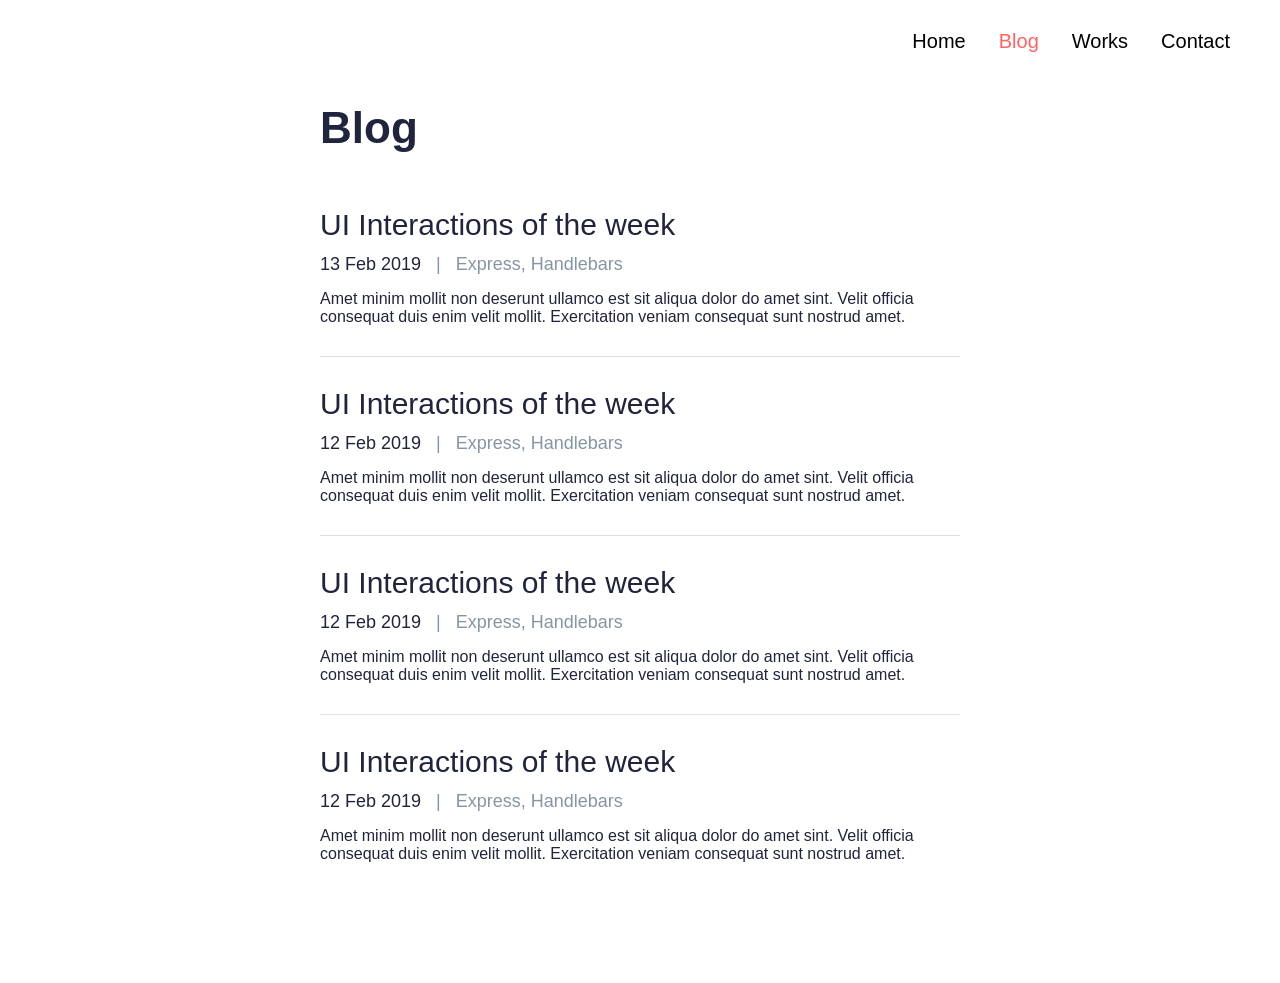
<file: blog.html>
<!DOCTYPE html>
<html lang="uz">
<head>
    <meta charset="UTF-8">
    <meta name="viewport" content="width=device-width, initial-scale=1.0">
    <title>Blog Sahifasi</title>
    <link rel="stylesheet" href="blog.css">
</head>
<body>

    <!-- Header qismi -->
    <header class="header">
        <nav class="nav">
            <a href="index.html" class="nav-link">Home</a>
            <a href="blog.html" class="nav-link active">Blog</a>
            <a href="works.html" class="nav-link">Works</a>
            <a href="contact.html" class="nav-link">Contact</a>
        </nav>
    </header>

    <!-- Asosiy kontent -->
    <main class="container">
        <h1 class="page-title">Blog</h1>

        <!-- Blog postlar ro'yxati -->
        <div class="blog-list">
            
            <!-- 1-Post -->
            <article class="blog-item">
                <h2>UI Interactions of the week</h2>
                <div class="blog-meta">
                    <span class="date">13 Feb 2019</span>
                    <span class="separator">|</span>
                    <span class="tags">Express, Handlebars</span>
                </div>
                <p class="blog-text">
                    Amet minim mollit non deserunt ullamco est sit aliqua dolor do amet sint. Velit officia consequat duis enim velit mollit. Exercitation veniam consequat sunt nostrud amet.
                </p>
            </article>

            <!-- 2-Post -->
            <article class="blog-item">
                <h2>UI Interactions of the week</h2>
                <div class="blog-meta">
                    <span class="date">12 Feb 2019</span>
                    <span class="separator">|</span>
                    <span class="tags">Express, Handlebars</span>
                </div>
                <p class="blog-text">
                    Amet minim mollit non deserunt ullamco est sit aliqua dolor do amet sint. Velit officia consequat duis enim velit mollit. Exercitation veniam consequat sunt nostrud amet.
                </p>
            </article>

            <!-- 3-Post -->
            <article class="blog-item">
                <h2>UI Interactions of the week</h2>
                <div class="blog-meta">
                    <span class="date">12 Feb 2019</span>
                    <span class="separator">|</span>
                    <span class="tags">Express, Handlebars</span>
                </div>
                <p class="blog-text">
                    Amet minim mollit non deserunt ullamco est sit aliqua dolor do amet sint. Velit officia consequat duis enim velit mollit. Exercitation veniam consequat sunt nostrud amet.
                </p>
            </article>

            <!-- 4-Post -->
            <article class="blog-item">
                <h2>UI Interactions of the week</h2>
                <div class="blog-meta">
                    <span class="date">12 Feb 2019</span>
                    <span class="separator">|</span>
                    <span class="tags">Express, Handlebars</span>
                </div>
                <p class="blog-text">
                    Amet minim mollit non deserunt ullamco est sit aliqua dolor do amet sint. Velit officia consequat duis enim velit mollit. Exercitation veniam consequat sunt nostrud amet.
                </p>
            </article>

        </div>
    </main>

</body>
</html>
</file>
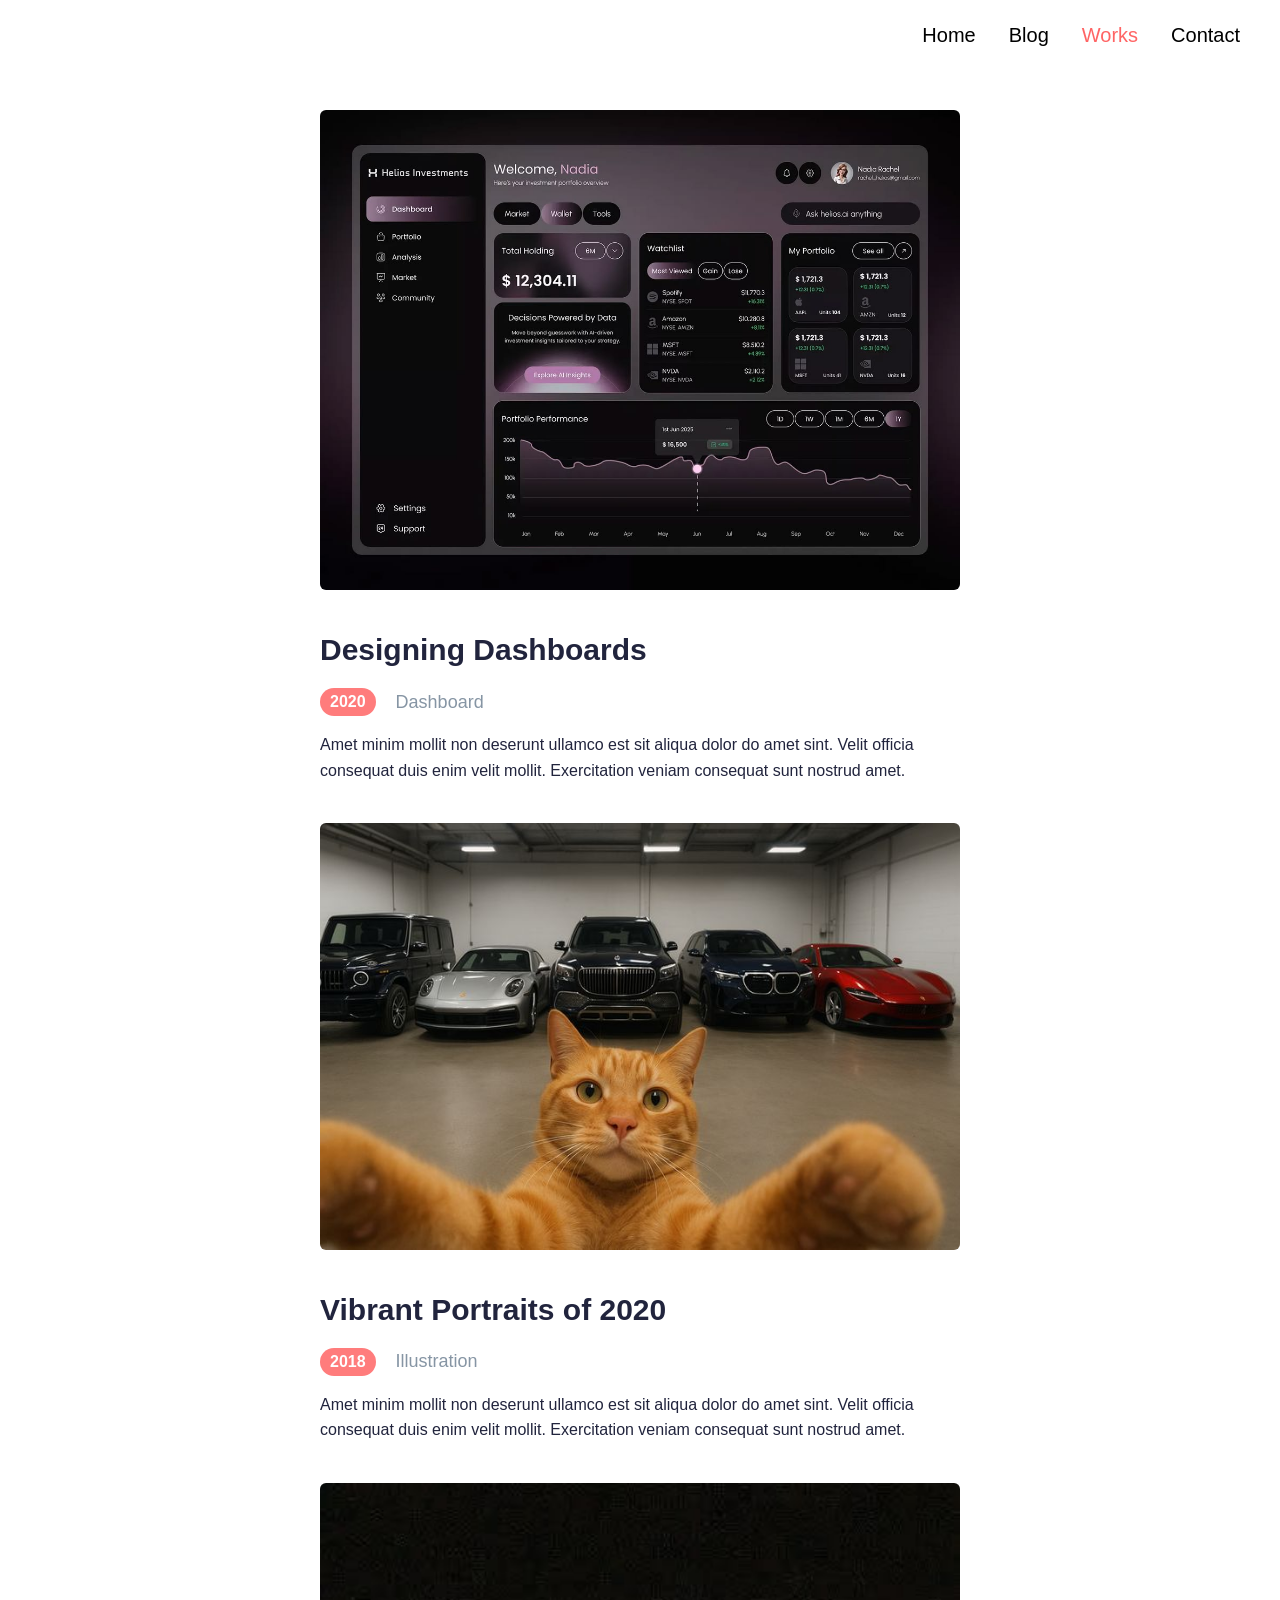
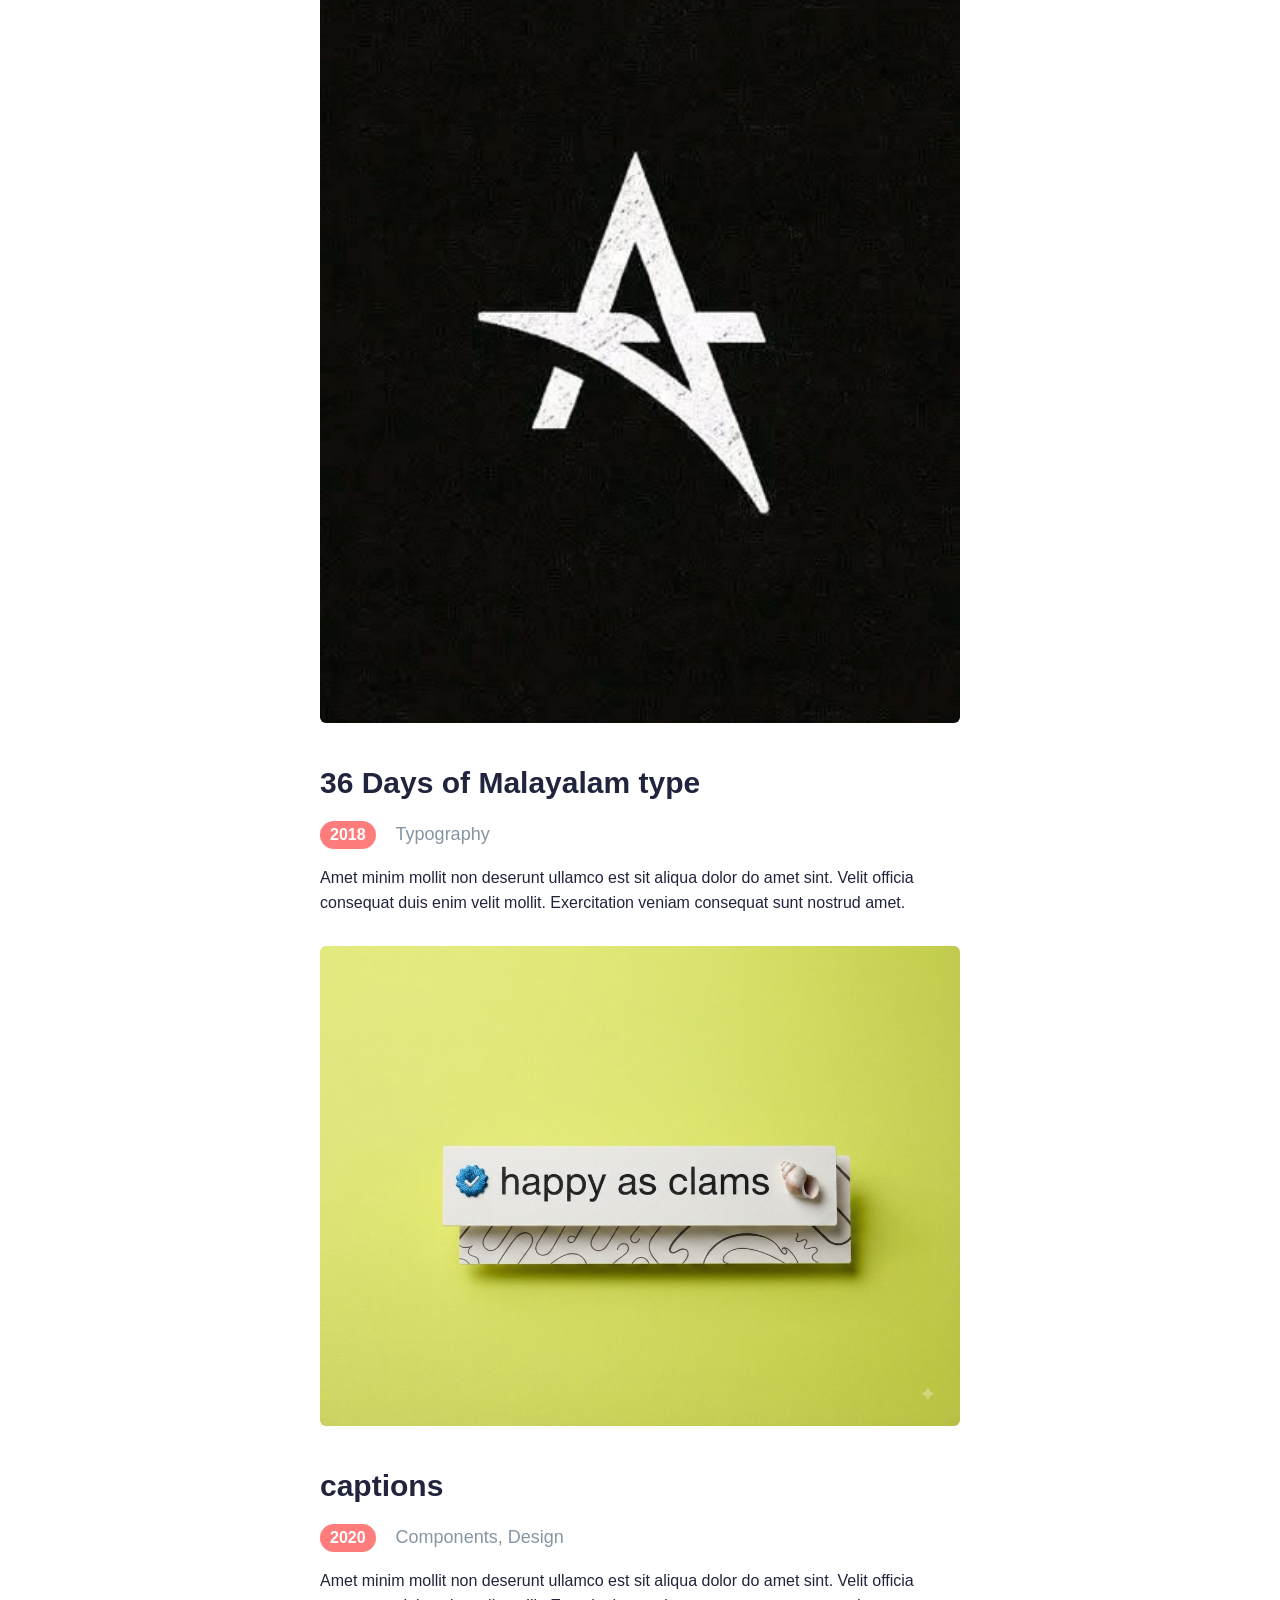
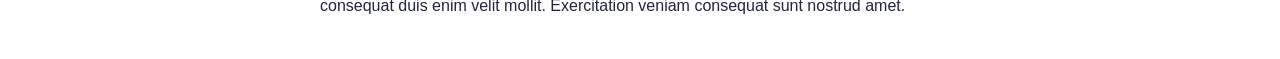
<file: works.html>
<!DOCTYPE html>
<html lang="en">
<head>
    <meta charset="UTF-8">
    <meta name="viewport" content="width=device-width, initial-scale=1.0">
    <title>Document</title>
    <link rel="stylesheet" href="works.css">
</head>
<body>
     
    <header class="header">
        <nav class="nav">
            <a href="index.html" class="nav-link">Home</a>
            <a href="blog.html" class="nav-link">Blog</a>
            <a href="works.html" class="nav-link active">Works</a>
            <a href="contact.html" class="nav-link">Contact</a>
        </nav>
    </header>
    <div class="project-card">

    <div class="project-image">
        <img src="saa.jpg" alt="Dashboard">
    </div>

    <div class="project-content">
        <h2>Designing Dashboards</h2>

        <div class="project-info">
            <span class="year">2020</span>
            <span class="category">Dashboard</span>
        </div>

        <p>
            Amet minim mollit non deserunt ullamco est sit aliqua dolor do amet sint.
            Velit officia consequat duis enim velit mollit. Exercitation veniam
            consequat sunt nostrud amet.
        </p>

    </div>

</div>  
<div class="project-card">

    <div class="project-image">
        <img src="re.jpg" alt="Dashboard">
    </div>

    <div class="project-content">
        <h2>Vibrant Portraits of 2020</h2>

        <div class="project-info">
            <span class="year">2018</span>
            <span class="category">Illustration</span>
        </div>

        <p>
            Amet minim mollit non deserunt ullamco est sit aliqua dolor do amet sint.
            Velit officia consequat duis enim velit mollit. Exercitation veniam
            consequat sunt nostrud amet.
        </p>

    </div>

</div> 
<div class="project-card">

    <div class="project-image">
        <img src="aa.jpg" alt="Dashboard">
    </div>

    <div class="project-content">
        <h2>36 Days of Malayalam type</h2>

        <div class="project-info">
            <span class="year">2018</span>
            <span class="category">Typography</span>
        </div>

        <p>
            Amet minim mollit non deserunt ullamco est sit aliqua dolor do amet sint.
            Velit officia consequat duis enim velit mollit. Exercitation veniam
            consequat sunt nostrud amet.
        </p>

    </div>
    <div class="project-image">
        <img src="AVV.png" alt="Dashboard">
    </div>
       <div class="project-content">
        <h2>captions</h2>

        <div class="project-info">
            <span class="year">2020</span>
            <span class="category">Components, Design</span>
        </div>

        <p>
            Amet minim mollit non deserunt ullamco est sit aliqua dolor do amet sint.
            Velit officia consequat duis enim velit mollit. Exercitation veniam
            consequat sunt nostrud amet.
        </p>
    </div>


</div> 
</body>
</html>
</file>
<file: blog.css>
* {
    margin: 0;
    padding: 0;
    box-sizing: border-box;
    font-family: 'Heebo', 'Segoe UI', Tahoma, Geneva, Verdana, sans-serif;
}

body {
    background-color: #ffffff;
    color: #21243D;
}

.header {
    display: flex;
    justify-content: flex-end;
    padding: 30px 50px;
}

.nav {
    display: flex;
    gap: 33px;
}

.nav-link {
    text-decoration: none;
    color: #000000;
    font-size: 20px;
    font-weight: 500;
}

.nav-link.active {
    color: #FF6464; 
}

/* Asosiy konteyner */
.container {
    max-width: 680px;
    margin: 0 auto;
    padding: 20px 20px 60px 20px;
}

/* Sahifa sarlavhasi */
.page-title {
    font-size: 44px;
    font-weight: 700;
    margin-bottom: 55px;
}


.blog-item {
    padding-bottom: 30px;
    margin-bottom: 30px;
    border-bottom: 1px solid #E0E0E0; 
}

.blog-item:last-child {
    border-bottom: none; 
}

.blog-item h2 {
    font-size: 30px;
    font-weight: 500;
    color: #21243D;
    margin-bottom: 12px;
}


.blog-meta {
    display: flex;
    align-items: center;
    gap: 15px;
    font-size: 18px;
    margin-bottom: 15px;
}

.date {
    color: #21243D;
    font-weight: 400;
}

.separator {
    color: #8695A4;
}

.tags {
    color: #8695A4;
}


.blog-text {
    font-size: 16px;
    color: #21243D;
    font-weight: 400;
}
</file>
<file: works.css>
.nav {
    display: flex;
    gap: 33px;
}

.nav-link {
    text-decoration: none;
    color: #000000;
    font-size: 20px;
    font-weight: 500;
}


/* Umumiy sozlamalar */
* {
    margin: 0;
    padding: 0;
    box-sizing: border-box;
}

body {
    font-family: 'Inter', -apple-system, BlinkMacSystemFont, 'Segoe UI', Roboto, sans-serif;
    color: #21243D;
    background-color: #fff;
    line-height: 1.5;
}

/* Header va Navigatsiya */
.header {
    display: flex;
    justify-content: flex-end;
    padding: 20px 40px;
}

.nav {
    display: flex;
    gap: 33px;
}

.nav-link {
    text-decoration: none;
    color: #000000;
    font-weight: 500;
    font-size: 20px;
    transition: color 0.3s ease;
}

.nav-link:hover,
.nav-link.active {
    color: #FF6464;
}

/* Project Card qismi */
.project-card {
    max-width: 680px;
    margin: 40px auto;
    padding: 0 20px;
    display: flex;
    flex-direction: column;
    gap: 30px;
}

/* Rasmlar */
.project-image img {
    width: 100%;
    height: auto;
    border-radius: 6px;
    object-fit: cover;
}

/* Loyiha matnlari va malumotlari */
.project-content {
    display: flex;
    flex-direction: column;
    gap: 16px;
}

.project-content h2 {
    font-size: 30px;
    font-weight: 700;
    color: #21243D;
}

.project-info {
    display: flex;
    align-items: center;
    gap: 20px;
}

.project-info .year {
    background-color: #FF7C7C;
    color: #fff;
    font-weight: 700;
    font-size: 16px;
    padding: 2px 10px;
    border-radius: 16px;
}

.project-info .category {
    color: #8695A4;
    font-size: 18px;
}

.project-content p {
    font-size: 16px;
    color: #21243D;
    line-height: 1.6;
}
</file>
